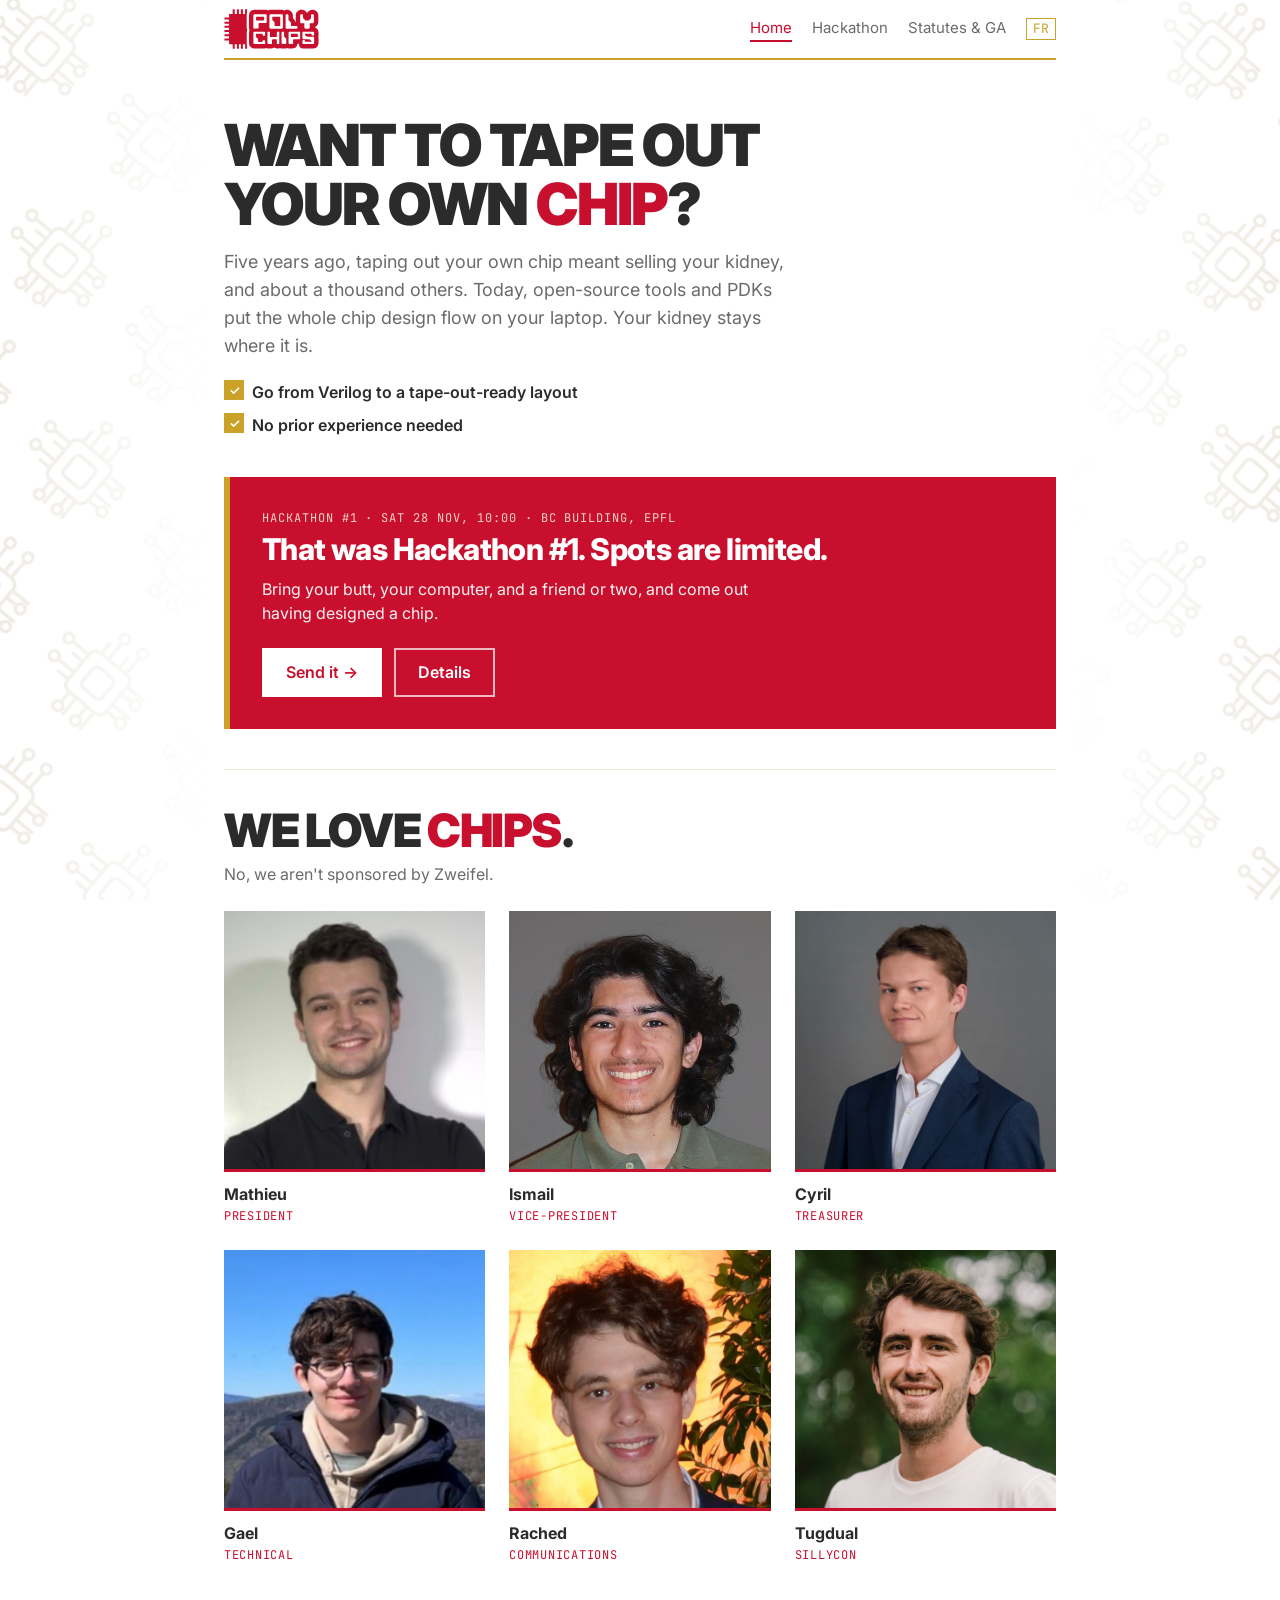
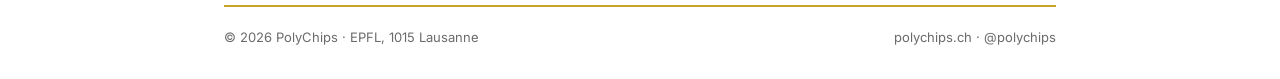
<file: index.html>
<!doctype html>
<html lang="en">

<head>
  <meta charset="utf-8">
  <meta name="viewport" content="width=device-width, initial-scale=1">
  <title>PolyChips</title>
  <meta name="description"
    content="Want to tape out your own silicon design? PolyChips is the EPFL student association for chip design. Hackathon #1: 28–29 Nov, BC building.">
  <link rel="icon" href="favicon.svg" type="image/svg+xml">
  <link rel="preconnect" href="https://fonts.googleapis.com">
  <link rel="preconnect" href="https://fonts.gstatic.com" crossorigin>
  <link
    href="https://fonts.googleapis.com/css2?family=Inter:wght@400;600;700;800;900&family=JetBrains+Mono:wght@500;700&display=swap"
    rel="stylesheet">
  <link rel="alternate" hreflang="fr" href="https://polychips.ch/fr/">
  <link rel="stylesheet" href="style.css">
</head>

<body>

  <header>
    <div class="wrap">
      <a class="logo" href="index.html"><img src="logo.svg" width="95" height="40" alt="PolyChips"></a>
      <nav>
        <a href="index.html" aria-current="page">Home</a>
        <a href="hackathon.html">Hackathon</a>
        <a href="https://drive.google.com/drive/folders/1d-IkY7mCFhU19xJqkqq1e9NJnR3iRiJG?usp=sharing" target="_blank"
          rel="noopener">Statutes &amp; GA</a>
        <a class="lang" href="fr/index.html" lang="fr" hreflang="fr">FR</a>
      </nav>
    </div>
  </header>

  <main>
    <div class="wrap hero">
      <h1 class="shout">Want to tape out your own <em>chip</em>?</h1>
      <p class="lead">
        Five years ago, taping out your own chip meant selling your kidney, and about a thousand others.
        Today, open-source tools and PDKs put the whole chip design flow on your laptop. Your kidney stays where it is.
      </p>
      <ul class="checks">
        <li>Go from Verilog to a tape-out-ready layout</li>
        <li>No prior experience needed</li>
      </ul>
    </div>

    <section class="offer">
      <div class="wrap">
        <div class="callout">
          <p class="eyebrow">Hackathon #1 · Sat 28 Nov, 10:00 · BC building, EPFL</p>
          <h3><span data-countdown data-lang="en">Starts 28 Nov</span>. Spots are limited.</h3>
          <p>Bring your butt, your computer, and a friend or two, and come out having designed a chip.</p>
          <div class="actions">
            <a class="btn" href="https://go.epfl.ch/954fce" target="_blank" rel="noopener">Send it →</a>
            <a class="btn ghost" href="hackathon.html">Details</a>
          </div>
        </div>
      </div>
    </section>

    <section>
      <div class="wrap">
        <p class="tagline">We love <em>chips</em>.</p>
        <p class="intro">No, we aren't sponsored by Zweifel.</p>
        <div class="team">
          <div class="person">
            <div class="photo">
              <div class="initials">M</div><img src="img/mathieu.jpg" alt="Mathieu" onerror="this.remove()">
            </div>
            <h3>Mathieu</h3>
            <p class="role">President</p>
          </div>
          <div class="person">
            <div class="photo">
              <div class="initials">I</div><img src="img/ismail.jpg" alt="Ismail" onerror="this.remove()">
            </div>
            <h3>Ismail</h3>
            <p class="role">Vice-President</p>
          </div>
          <div class="person">
            <div class="photo">
              <div class="initials">C</div><img src="img/cyril.jpg" alt="Cyril" onerror="this.remove()">
            </div>
            <h3>Cyril</h3>
            <p class="role">Treasurer</p>
          </div>
          <div class="person">
            <div class="photo">
              <div class="initials">G</div><img src="img/gael.jpg" alt="Gael" onerror="this.remove()">
            </div>
            <h3>Gael</h3>
            <p class="role">Technical</p>
          </div>
          <div class="person">
            <div class="photo">
              <div class="initials">R</div><img src="img/rached.jpg" alt="Rached" onerror="this.remove()">
            </div>
            <h3>Rached</h3>
            <p class="role">Communications</p>
          </div>
          <div class="person">
            <div class="photo">
              <div class="initials">T</div><img src="img/tugdual.jpg" alt="Tugdual" onerror="this.remove()">
            </div>
            <h3>Tugdual</h3>
            <p class="role">Sillycon</p>
          </div>
        </div>
      </div>
    </section>
  </main>

  <footer>
    <div class="wrap">
      <span>© 2026 PolyChips · EPFL, 1015 Lausanne</span>
      <span><a href="https://polychips.ch">polychips.ch</a> · @polychips</span>
    </div>
  </footer>

  <script src="countdown.js"></script>
</body>

</html>
</file>
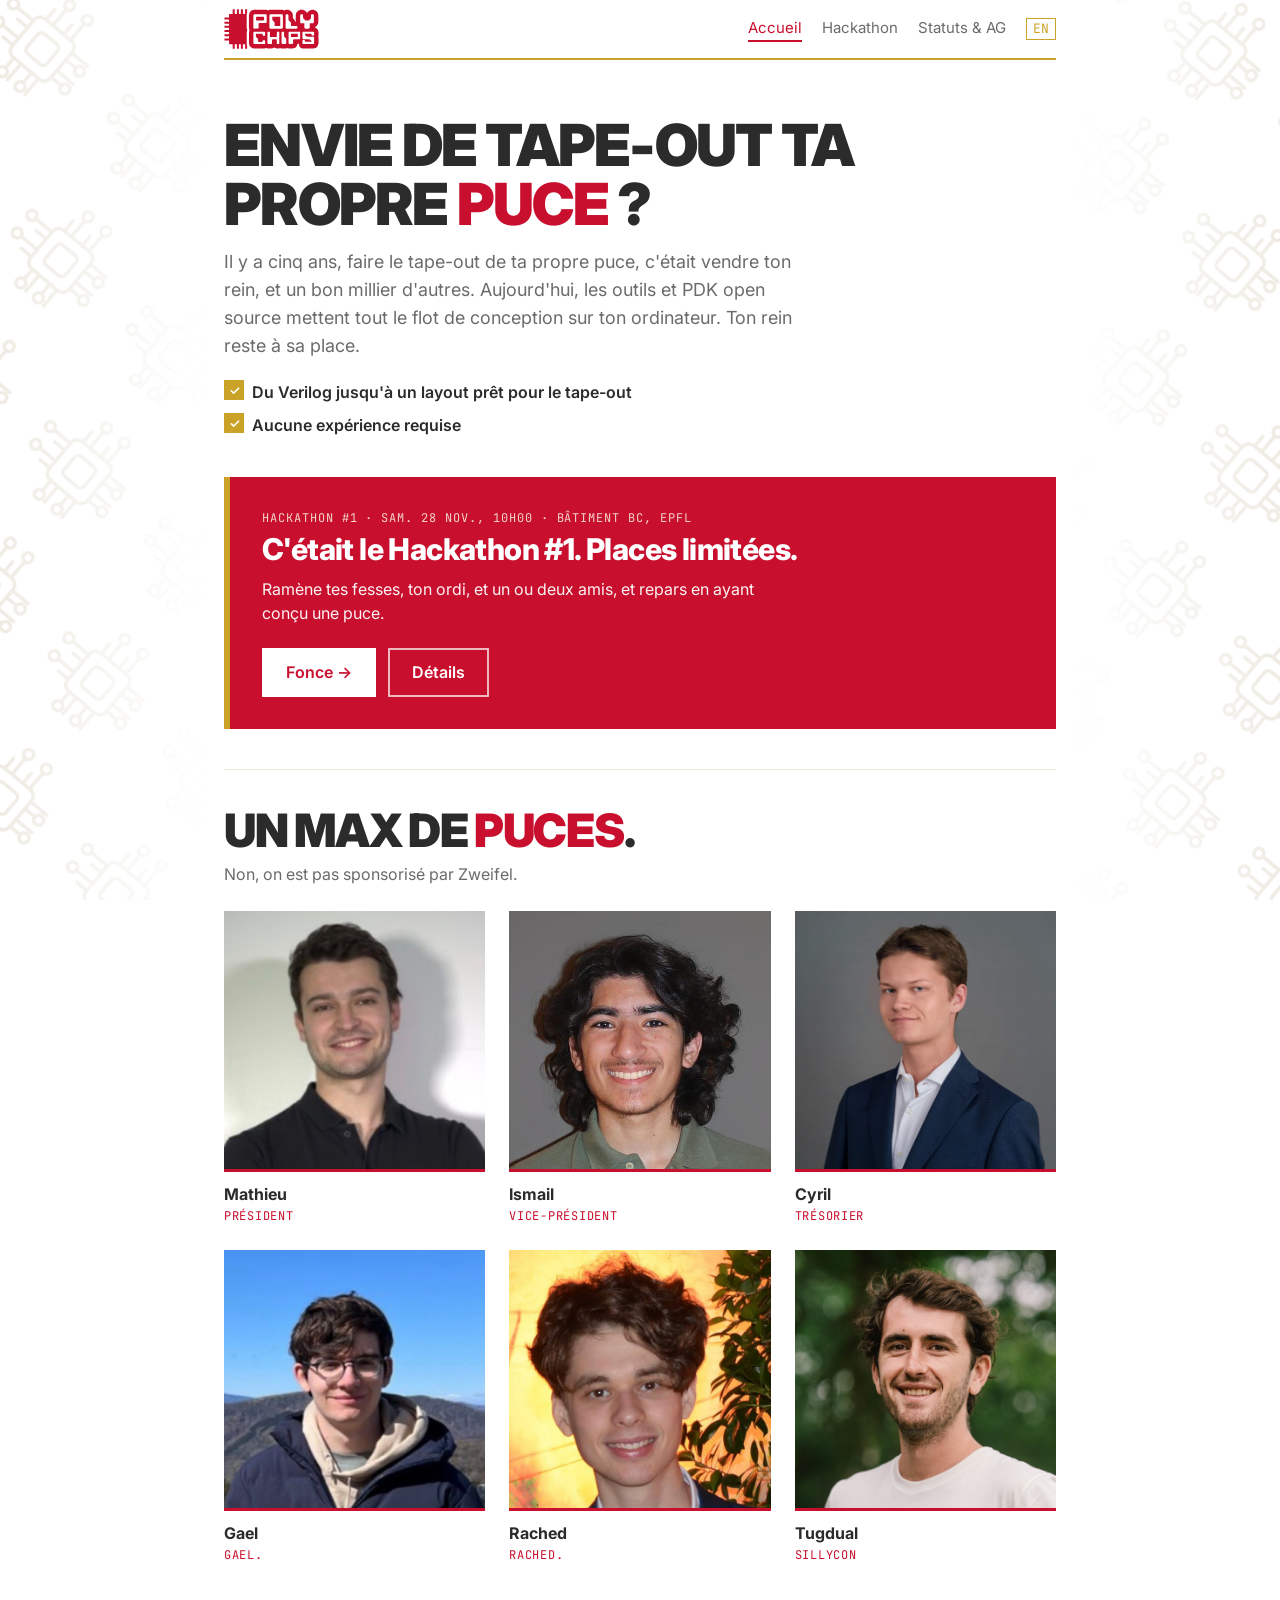
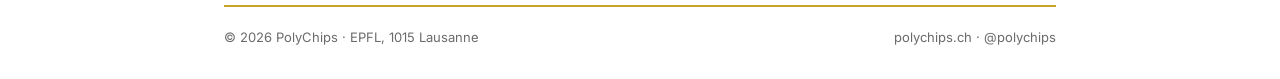
<file: fr/index.html>
<!doctype html>
<html lang="fr">

<head>
  <meta charset="utf-8">
  <meta name="viewport" content="width=device-width, initial-scale=1">
  <title>PolyChips</title>
  <meta name="description"
    content="Envie de tape-out ta propre puce ? PolyChips est l'association étudiante de l'EPFL dédiée à la conception des puces. Hackathon #1 : 28–29 nov., bâtiment BC.">
  <link rel="icon" href="../favicon.svg" type="image/svg+xml">
  <link rel="preconnect" href="https://fonts.googleapis.com">
  <link rel="preconnect" href="https://fonts.gstatic.com" crossorigin>
  <link
    href="https://fonts.googleapis.com/css2?family=Inter:wght@400;600;700;800;900&family=JetBrains+Mono:wght@500;700&display=swap"
    rel="stylesheet">
  <link rel="alternate" hreflang="en" href="https://polychips.ch/">
  <link rel="stylesheet" href="../style.css">
</head>

<body>

  <header>
    <div class="wrap">
      <a class="logo" href="index.html"><img src="../logo.svg" width="95" height="40" alt="PolyChips"></a>
      <nav>
        <a href="index.html" aria-current="page">Accueil</a>
        <a href="hackathon.html">Hackathon</a>
        <a href="https://drive.google.com/drive/folders/1d-IkY7mCFhU19xJqkqq1e9NJnR3iRiJG?usp=sharing" target="_blank"
          rel="noopener">Statuts &amp; AG</a>
        <a class="lang" href="../index.html" lang="en" hreflang="en">EN</a>
      </nav>
    </div>
  </header>

  <main>
    <div class="wrap hero">
      <h1 class="shout">Envie de tape-out ta propre <em>puce</em>&nbsp;?</h1>
      <p class="lead">
        Il y a cinq ans, faire le tape-out de ta propre puce, c'était vendre ton rein, et un bon millier d'autres.
        Aujourd'hui, les outils et PDK open source mettent tout le flot de conception sur ton ordinateur. Ton rein reste
        à sa place.
      </p>
      <ul class="checks">
        <li>Du Verilog jusqu'à un layout prêt pour le tape-out</li>
        <li>Aucune expérience requise</li>
      </ul>
    </div>

    <section class="offer">
      <div class="wrap">
        <div class="callout">
          <p class="eyebrow">Hackathon #1 · sam. 28 nov., 10h00 · Bâtiment BC, EPFL</p>
          <h3><span data-countdown data-lang="fr">Le 28 novembre</span>. Places limitées.</h3>
          <p>Ramène tes fesses, ton ordi, et un ou deux amis, et repars en ayant conçu une puce.</p>
          <div class="actions">
            <a class="btn" href="https://go.epfl.ch/954fce" target="_blank" rel="noopener">Fonce →</a>
            <a class="btn ghost" href="hackathon.html">Détails</a>
          </div>
        </div>
      </div>
    </section>

    <section>
      <div class="wrap">
        <p class="tagline">Un max de <em>puces</em>.</p>
        <p class="intro">Non, on est pas sponsorisé par Zweifel.</p>
        <div class="team">
          <div class="person">
            <div class="photo">
              <div class="initials">M</div><img src="../img/mathieu.jpg" alt="Mathieu" onerror="this.remove()">
            </div>
            <h3>Mathieu</h3>
            <p class="role">Président</p>
          </div>
          <div class="person">
            <div class="photo">
              <div class="initials">I</div><img src="../img/ismail.jpg" alt="Ismail" onerror="this.remove()">
            </div>
            <h3>Ismail</h3>
            <p class="role">Vice-président</p>
          </div>
          <div class="person">
            <div class="photo">
              <div class="initials">C</div><img src="../img/cyril.jpg" alt="Cyril" onerror="this.remove()">
            </div>
            <h3>Cyril</h3>
            <p class="role">Trésorier</p>
          </div>
          <div class="person">
            <div class="photo">
              <div class="initials">G</div><img src="../img/gael.jpg" alt="Gael" onerror="this.remove()">
            </div>
            <h3>Gael</h3>
            <p class="role">Gael.</p>
          </div>
          <div class="person">
            <div class="photo">
              <div class="initials">R</div><img src="../img/rached.jpg" alt="Rached" onerror="this.remove()">
            </div>
            <h3>Rached</h3>
            <p class="role">Rached.</p>
          </div>
          <div class="person">
            <div class="photo">
              <div class="initials">T</div><img src="../img/tugdual.jpg" alt="Tugdual" onerror="this.remove()">
            </div>
            <h3>Tugdual</h3>
            <p class="role">Sillycon</p>
          </div>
        </div>
      </div>
    </section>
  </main>

  <footer>
    <div class="wrap">
      <span>© 2026 PolyChips · EPFL, 1015 Lausanne</span>
      <span><a href="https://polychips.ch">polychips.ch</a> · @polychips</span>
    </div>
  </footer>

  <script src="../countdown.js"></script>
</body>

</html>
</file>
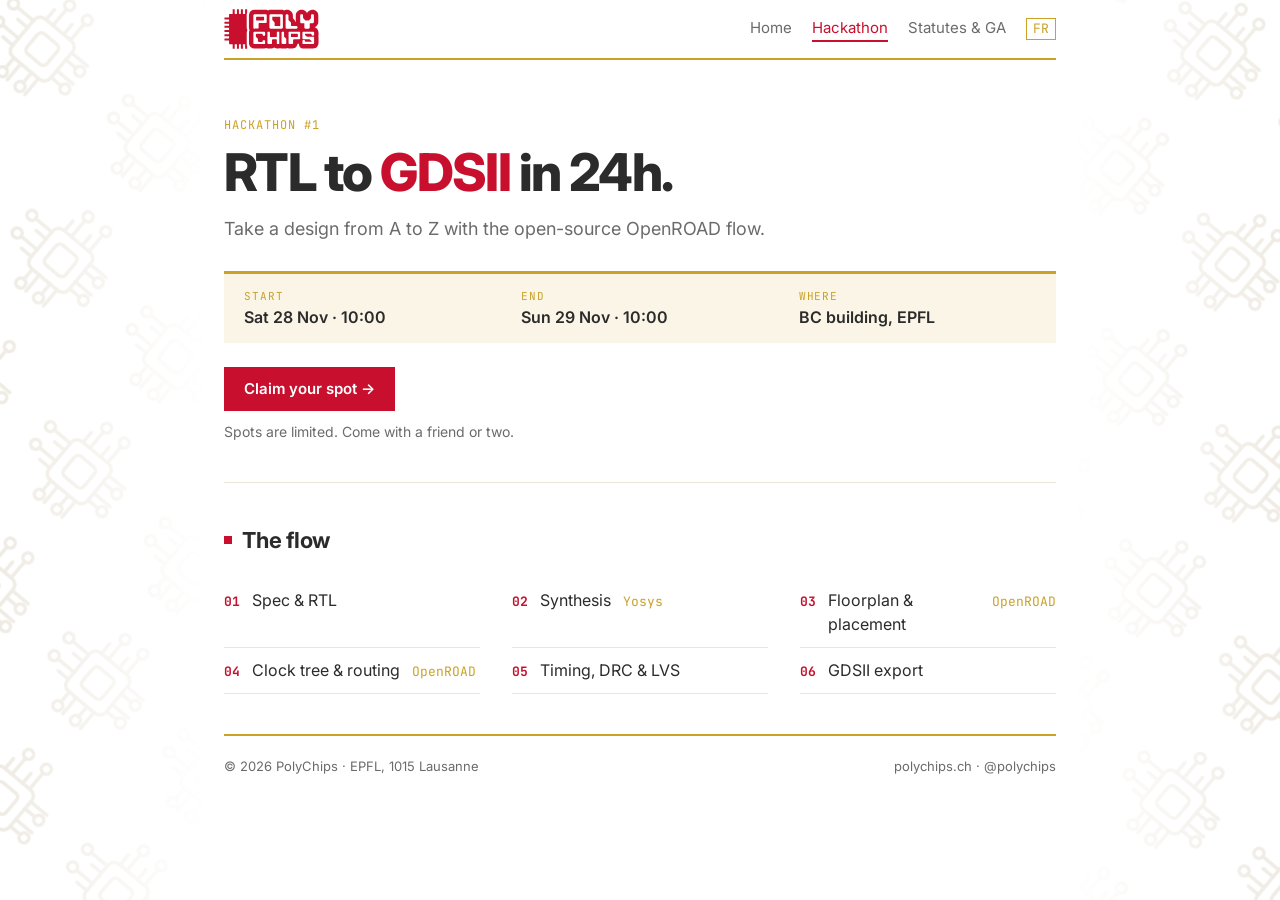
<file: hackathon.html>
<!doctype html>
<html lang="en">
<head>
  <meta charset="utf-8">
  <meta name="viewport" content="width=device-width, initial-scale=1">
  <title>Hackathon #1 · PolyChips</title>
  <meta name="description" content="PolyChips Hackathon #1 — RTL to GDSII in 24 hours with OpenROAD. 28–29 November 2026, BC building, EPFL.">
  <link rel="icon" href="favicon.svg" type="image/svg+xml">
  <link rel="preconnect" href="https://fonts.googleapis.com">
  <link rel="preconnect" href="https://fonts.gstatic.com" crossorigin>
  <link href="https://fonts.googleapis.com/css2?family=Inter:wght@400;600;700;800&family=JetBrains+Mono:wght@500;700&display=swap" rel="stylesheet">
  <link rel="alternate" hreflang="fr" href="https://polychips.ch/fr/hackathon.html">
  <link rel="stylesheet" href="style.css">
</head>
<body>

<header>
  <div class="wrap">
    <a class="logo" href="index.html"><img src="logo.svg" width="95" height="40" alt="PolyChips"></a>
    <nav>
      <a href="index.html">Home</a>
      <a href="hackathon.html" aria-current="page">Hackathon</a>
      <a href="https://drive.google.com/drive/folders/1d-IkY7mCFhU19xJqkqq1e9NJnR3iRiJG?usp=sharing" target="_blank" rel="noopener">Statutes &amp; GA</a>
      <a class="lang" href="fr/hackathon.html" lang="fr" hreflang="fr">FR</a>
    </nav>
  </div>
</header>

<main>
  <div class="wrap hero">
    <p class="eyebrow">Hackathon #1</p>
    <h1>RTL to <em>GDSII</em> in 24h.</h1>
    <p class="lead">Take a design from A to Z with the open-source OpenROAD flow.</p>
    <dl class="facts">
      <div><dt>Start</dt><dd>Sat 28 Nov · 10:00</dd></div>
      <div><dt>End</dt><dd>Sun 29 Nov · 10:00</dd></div>
      <div><dt>Where</dt><dd>BC building, EPFL</dd></div>
    </dl>
    <a class="btn" href="https://go.epfl.ch/954fce" target="_blank" rel="noopener">Claim your spot →</a>
    <p class="note">Spots are limited. Come with a friend or two.</p>
  </div>

  <section>
    <div class="wrap">
      <h2>The flow</h2>
      <ol class="flow">
        <li>Spec &amp; RTL</li>
        <li>Synthesis <code>Yosys</code></li>
        <li>Floorplan &amp; placement <code>OpenROAD</code></li>
        <li>Clock tree &amp; routing <code>OpenROAD</code></li>
        <li>Timing, DRC &amp; LVS</li>
        <li>GDSII export</li>
      </ol>
    </div>
  </section>
</main>

<footer>
  <div class="wrap">
    <span>© 2026 PolyChips · EPFL, 1015 Lausanne</span>
    <span><a href="https://polychips.ch">polychips.ch</a> · @polychips</span>
  </div>
</footer>

</body>
</html>
</file>
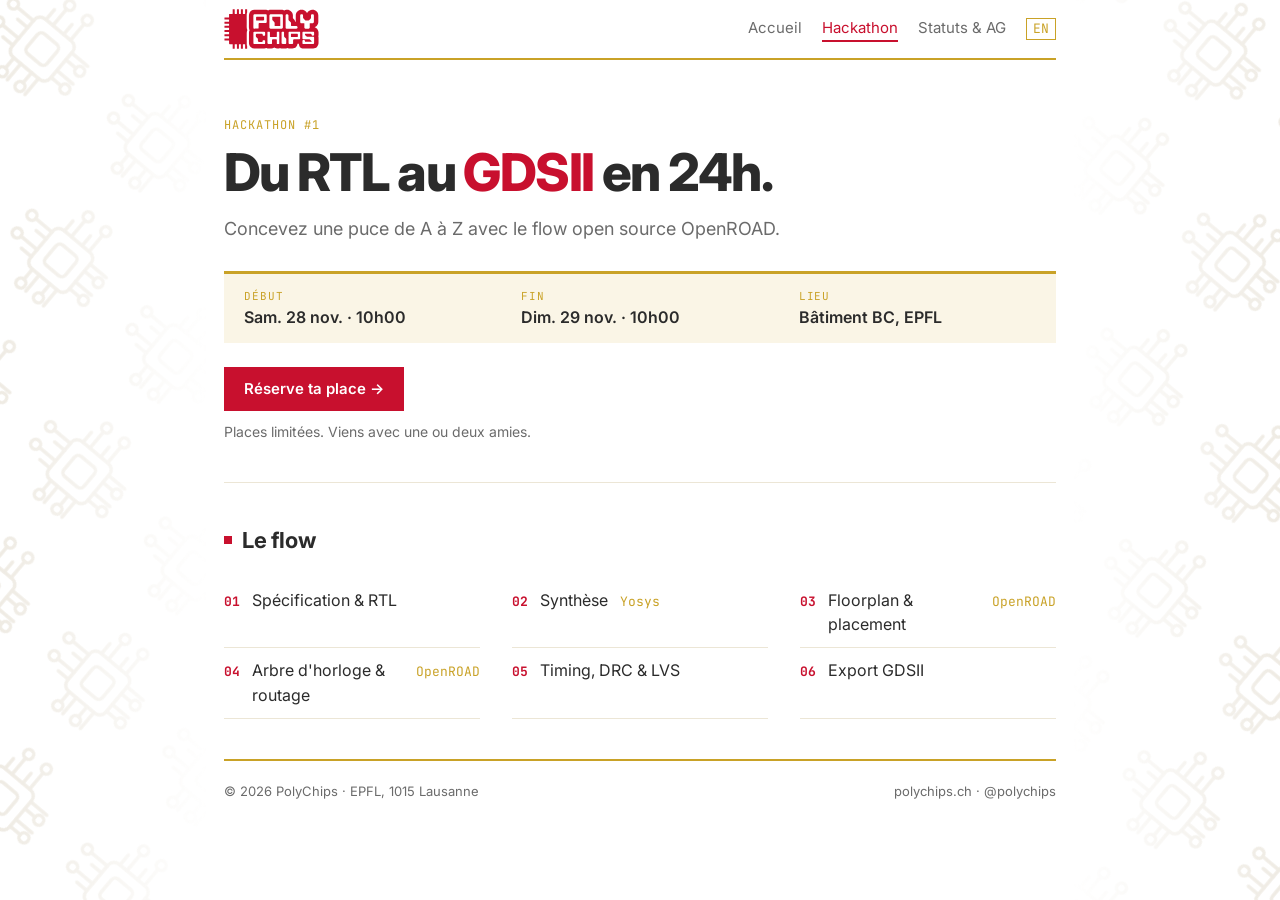
<file: fr/hackathon.html>
<!doctype html>
<html lang="fr">

<head>
  <meta charset="utf-8">
  <meta name="viewport" content="width=device-width, initial-scale=1">
  <title>Hackathon #1 · PolyChips</title>
  <meta name="description"
    content="Hackathon #1 de PolyChips — du RTL au GDSII en 24h avec OpenROAD. 28–29 novembre 2026, bâtiment BC, EPFL.">
  <link rel="icon" href="../favicon.svg" type="image/svg+xml">
  <link rel="preconnect" href="https://fonts.googleapis.com">
  <link rel="preconnect" href="https://fonts.gstatic.com" crossorigin>
  <link
    href="https://fonts.googleapis.com/css2?family=Inter:wght@400;600;700;800&family=JetBrains+Mono:wght@500;700&display=swap"
    rel="stylesheet">
  <link rel="alternate" hreflang="en" href="https://polychips.ch/hackathon.html">
  <link rel="stylesheet" href="../style.css">
</head>

<body>

  <header>
    <div class="wrap">
      <a class="logo" href="index.html"><img src="../logo.svg" width="95" height="40" alt="PolyChips"></a>
      <nav>
        <a href="index.html">Accueil</a>
        <a href="hackathon.html" aria-current="page">Hackathon</a>
        <a href="https://drive.google.com/drive/folders/1d-IkY7mCFhU19xJqkqq1e9NJnR3iRiJG?usp=sharing" target="_blank"
          rel="noopener">Statuts &amp; AG</a>
        <a class="lang" href="../hackathon.html" lang="en" hreflang="en">EN</a>
      </nav>
    </div>
  </header>

  <main>
    <div class="wrap hero">
      <p class="eyebrow">Hackathon #1</p>
      <h1>Du RTL au <em>GDSII</em> en 24h.</h1>
      <p class="lead">Concevez une puce de A à Z avec le flow open source OpenROAD.</p>
      <dl class="facts">
        <div>
          <dt>Début</dt>
          <dd>Sam. 28 nov. · 10h00</dd>
        </div>
        <div>
          <dt>Fin</dt>
          <dd>Dim. 29 nov. · 10h00</dd>
        </div>
        <div>
          <dt>Lieu</dt>
          <dd>Bâtiment BC, EPFL</dd>
        </div>
      </dl>
      <a class="btn" href="https://go.epfl.ch/954fce" target="_blank" rel="noopener">Réserve ta place →</a>
      <p class="note">Places limitées. Viens avec une ou deux amies.</p>
    </div>

    <section>
      <div class="wrap">
        <h2>Le flow</h2>
        <ol class="flow">
          <li>Spécification &amp; RTL</li>
          <li>Synthèse <code>Yosys</code></li>
          <li>Floorplan &amp; placement <code>OpenROAD</code></li>
          <li>Arbre d'horloge &amp; routage <code>OpenROAD</code></li>
          <li>Timing, DRC &amp; LVS</li>
          <li>Export GDSII</li>
        </ol>
      </div>
    </section>
  </main>

  <footer>
    <div class="wrap">
      <span>© 2026 PolyChips · EPFL, 1015 Lausanne</span>
      <span><a href="https://polychips.ch">polychips.ch</a> · @polychips</span>
    </div>
  </footer>

</body>

</html>
</file>
<file: style.css>
:root {
  --white: #ffffff;
  --red: #c8102e;
  --red-dark: #9e0c24;
  --gold: #c9a227;
  --gold-soft: #faf5e6;
  --ink: #2b2b2b;
  --grey: #6b6b6b;
  --line: #ece6d6;
  --mono: "JetBrains Mono", ui-monospace, SFMono-Regular, Menlo, monospace;
  --sans: "Inter", system-ui, -apple-system, "Segoe UI", sans-serif;
}

* {
  box-sizing: border-box;
  margin: 0;
  padding: 0;
}

body {
  background: var(--white);
  color: var(--ink);
  font-family: var(--sans);
  font-size: 16px;
  line-height: 1.55;
  -webkit-font-smoothing: antialiased;
}

a {
  color: inherit;
}

/* Background: tiled chip pattern at 40°, beige-grey, visible on the edges,
   fading to solid white behind the content column. */
body::before {
  content: "";
  position: fixed;
  inset: 0;
  z-index: -1;
  pointer-events: none;
  background: url(bg.svg) center / 2400px 2400px no-repeat;
  opacity: .25;
  --fade: linear-gradient(90deg, #000 0, rgba(0, 0, 0, .15) calc(50% - 470px), transparent calc(50% - 430px),
      transparent calc(50% + 430px), rgba(0, 0, 0, .15) calc(50% + 470px), #000 100%);
  -webkit-mask-image: var(--fade);
  mask-image: var(--fade);
}

.wrap {
  width: min(832px, 100% - 48px);
  margin: 0 auto;
}

/* Header */
header .wrap {
  border-bottom: 2px solid var(--gold);
  display: flex;
  align-items: center;
  justify-content: space-between;
  height: 60px;
}

.logo {
  display: flex;
  align-items: center;
  gap: 8px;
  font-weight: 700;
  font-size: 18px;
  text-decoration: none;
  color: var(--red);
}

.logo b {
  font-weight: inherit;
}

.logo span {
  color: var(--gold);
}

nav {
  display: flex;
  gap: 20px;
}

nav a {
  font-size: 15px;
  text-decoration: none;
  color: var(--grey);
  border-bottom: 2px solid transparent;
}

nav a:hover,
nav a[aria-current="page"] {
  color: var(--red);
  border-color: var(--red);
}

/* Hero */
.hero {
  padding-top: 56px;
  padding-bottom: 40px;
}

.eyebrow {
  font-family: var(--mono);
  font-size: 12px;
  letter-spacing: 0.08em;
  text-transform: uppercase;
  color: var(--gold);
  margin-bottom: 10px;
}

h1 {
  font-size: clamp(34px, 6vw, 52px);
  line-height: 1.08;
  letter-spacing: -0.03em;
  font-weight: 800;
}

h1 em {
  font-style: normal;
  color: var(--red);
}

h1.shout {
  text-transform: uppercase;
  font-weight: 900;
  font-size: clamp(32px, 6.5vw, 58px);
  line-height: 1.02;
  max-width: 16ch;
}

.checks {
  list-style: none;
  margin-top: 20px;
  display: grid;
  gap: 8px;
}

.checks li {
  position: relative;
  padding-left: 28px;
  font-weight: 600;
}

.checks li::before {
  content: "✓";
  position: absolute;
  left: 0;
  top: 0;
  width: 20px;
  height: 20px;
  display: grid;
  place-items: center;
  font-size: 13px;
  color: var(--white);
  background: var(--gold);
}

.tagline {
  text-transform: uppercase;
  font-size: clamp(30px, 5.5vw, 46px);
  font-weight: 900;
  letter-spacing: -0.03em;
  line-height: 1.05;
  margin-top: -4px;
}

.tagline em {
  font-style: normal;
  color: var(--red);
}

.intro {
  color: var(--grey);
  margin: 8px 0 24px;
  max-width: 60ch;
}

.lead {
  font-size: 18px;
  color: var(--grey);
  max-width: 52ch;
  margin-top: 14px;
}

/* Sections */
section > .wrap {
  padding: 40px 0;
  border-top: 1px solid var(--line);
}

h2 {
  font-size: 22px;
  letter-spacing: -0.01em;
  font-weight: 700;
  margin-bottom: 20px;
  display: flex;
  align-items: center;
  gap: 10px;
}

h2::before {
  content: "";
  width: 8px;
  height: 8px;
  background: var(--red);
  flex: none;
}

/* Buttons */
.btn {
  display: inline-block;
  margin-top: 24px;
  padding: 10px 20px;
  background: var(--red);
  color: var(--white);
  text-decoration: none;
  font-weight: 600;
  font-size: 15px;
  transition: background .15s;
}

.btn:hover {
  background: var(--red-dark);
}

.note {
  margin-top: 10px;
  font-size: 14px;
  color: var(--grey);
}

/* Team */
.team {
  display: grid;
  gap: 24px;
  grid-template-columns: repeat(3, 1fr);
}

@media (max-width: 600px) {
  .team {
    grid-template-columns: repeat(2, 1fr);
    gap: 16px;
  }
}

.person .photo {
  position: relative;
  aspect-ratio: 1;
  background: var(--gold-soft);
  overflow: hidden;
  border-bottom: 3px solid var(--red);
}

.person .photo .initials {
  position: absolute;
  inset: 0;
  display: grid;
  place-items: center;
  color: var(--gold);
  font-family: var(--mono);
  font-size: 40px;
  font-weight: 700;
}

.person .photo img {
  position: relative;
  width: 100%;
  height: 100%;
  object-fit: cover;
  display: block;
}

.person h3 {
  font-size: 16px;
  margin-top: 10px;
}

.person .role {
  font-family: var(--mono);
  font-size: 12px;
  color: var(--red);
  text-transform: uppercase;
  letter-spacing: 0.06em;
}

/* Callout */
.callout {
  background: var(--red);
  color: var(--white);
  padding: 32px;
  border-left: 6px solid var(--gold);
}

.callout .eyebrow {
  color: var(--gold-soft);
  opacity: .85;
  margin-bottom: 4px;
}

.callout h3 {
  font-size: clamp(22px, 4vw, 30px);
  line-height: 1.15;
  letter-spacing: -0.02em;
  font-weight: 800;
}

.callout p:not(.eyebrow) {
  margin-top: 10px;
  max-width: 52ch;
  opacity: .95;
}

.callout .actions {
  display: flex;
  flex-wrap: wrap;
  gap: 12px;
  margin-top: 22px;
}

.callout .btn {
  margin-top: 0;
  background: var(--white);
  color: var(--red);
  font-size: 16px;
  padding: 12px 24px;
}

.callout .btn:hover {
  background: var(--gold-soft);
}

.callout .btn.ghost {
  background: transparent;
  color: var(--white);
  box-shadow: inset 0 0 0 2px rgba(255, 255, 255, .7);
}

.callout .btn.ghost:hover {
  background: var(--red-dark);
}

.offer > .wrap {
  border-top: 0;
  padding-top: 0;
}

/* Facts (hackathon) */
.facts {
  display: grid;
  grid-template-columns: repeat(auto-fit, minmax(180px, 1fr));
  background: var(--gold-soft);
  border-top: 3px solid var(--gold);
  margin-top: 28px;
}

.facts div {
  padding: 14px 20px;
}

.facts dt {
  font-family: var(--mono);
  font-size: 11px;
  text-transform: uppercase;
  letter-spacing: 0.08em;
  color: var(--gold);
}

.facts dd {
  font-weight: 600;
}

/* Flow */
.flow {
  list-style: none;
  counter-reset: step;
  display: grid;
  grid-template-columns: repeat(auto-fit, minmax(240px, 1fr));
  gap: 0 32px;
}

.flow li {
  counter-increment: step;
  display: flex;
  gap: 12px;
  align-items: baseline;
  padding: 10px 0;
  border-bottom: 1px solid var(--line);
}

.flow li::before {
  content: counter(step, decimal-leading-zero);
  font-family: var(--mono);
  font-size: 13px;
  color: var(--red);
  font-weight: 700;
}

.flow code {
  font-family: var(--mono);
  font-size: 13px;
  color: var(--gold);
}

/* Footer */
footer .wrap {
  border-top: 2px solid var(--gold);
  padding: 20px 0 32px;
  display: flex;
  flex-wrap: wrap;
  gap: 6px 24px;
  justify-content: space-between;
  font-size: 13px;
  color: var(--grey);
}

footer a {
  text-decoration: none;
}

footer a:hover {
  color: var(--red);
}

/* Language switch */
nav a.lang {
  font-family: var(--mono);
  font-size: 13px;
  color: var(--gold);
  border: 1px solid var(--gold);
  padding: 0 6px;
  align-self: center;
}

nav a.lang:hover {
  color: var(--white);
  background: var(--gold);
  border-color: var(--gold);
}

/* Mobile */
@media (max-width: 600px) {
  .wrap {
    width: calc(100% - 32px);
  }

  header .wrap {
    height: auto;
    flex-wrap: wrap;
    padding-top: 12px;
    padding-bottom: 4px;
    row-gap: 6px;
  }

  .logo {
    font-size: 17px;
    gap: 6px;
  }

  .logo img {
    width: 83px;
    height: 35px;
  }

  nav {
    width: 100%;
    justify-content: space-between;
    gap: 8px;
  }

  nav a {
    font-size: 14px;
    padding: 6px 0;
  }

  .hero {
    padding-top: 36px;
    padding-bottom: 28px;
  }

  .lead {
    font-size: 17px;
  }

  section > .wrap {
    padding: 32px 0;
  }

  .facts {
    grid-template-columns: 1fr 1fr;
    margin-top: 20px;
  }

  .facts div {
    padding: 12px 14px;
  }

  .facts div:last-child {
    grid-column: 1 / -1;
  }

  .hero .btn {
    display: block;
    text-align: center;
    padding: 14px;
  }

  .callout {
    padding: 22px 20px;
  }

  .callout .btn {
    width: 100%;
    text-align: center;
  }

  .checks li {
    font-size: 15px;
  }

  .person h3 {
    font-size: 15px;
  }

  footer .wrap {
    flex-direction: column;
  }
}
</file>
